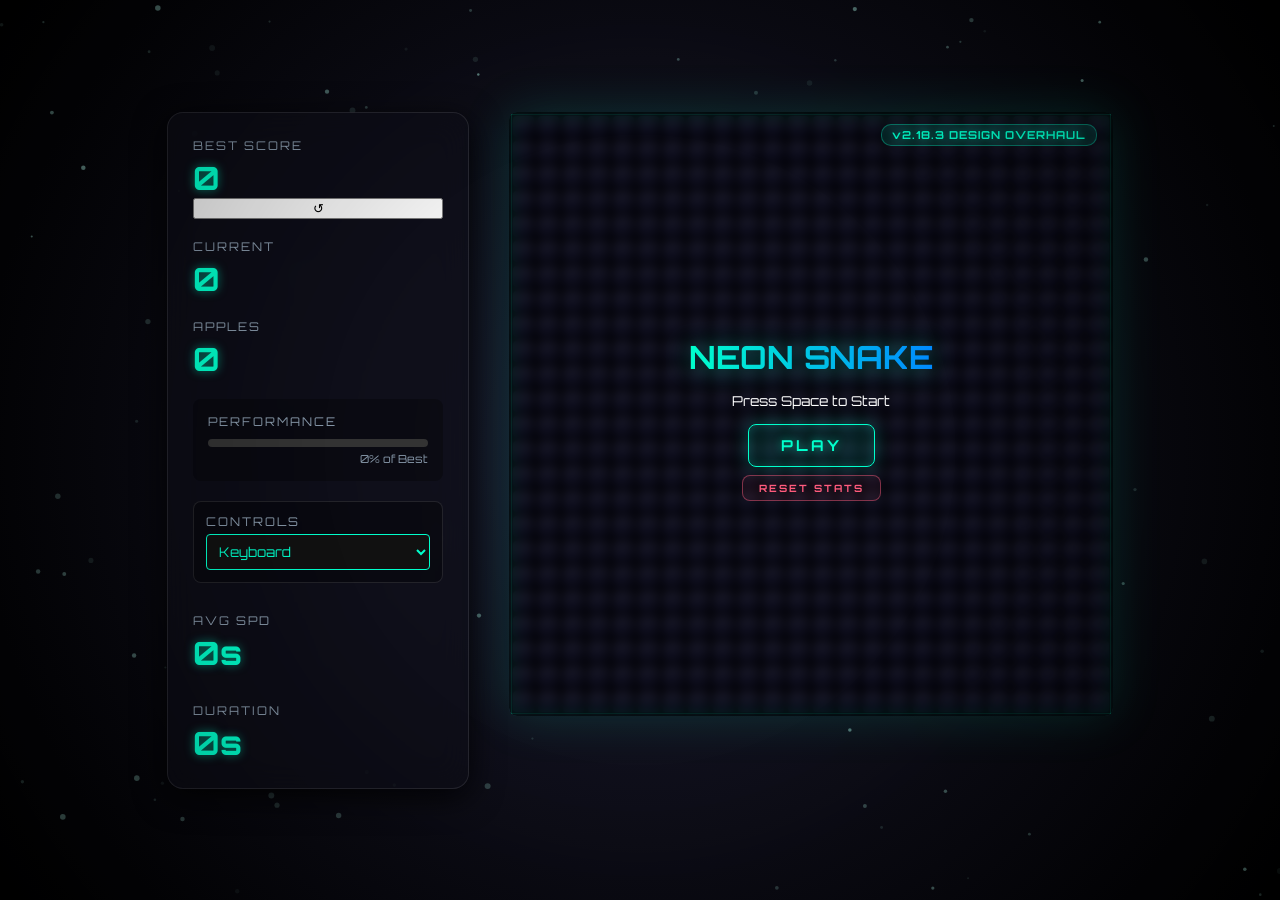
<file: index.html>
<!DOCTYPE html>
<html lang="en">

<head>
    <meta charset="UTF-8">
    <meta name="viewport" content="width=device-width, initial-scale=1.0">
    <title>Neon Snake 3D Pro</title>
    <link href="https://fonts.googleapis.com/css2?family=Orbitron:wght@400;700&display=swap" rel="stylesheet">
    <link rel="stylesheet" href="style.css?v=2.18.3">

    <!-- PWA Setup -->
    <link rel="manifest" href="manifest.json">
    <meta name="theme-color" content="#00ffcc">
    <meta name="apple-mobile-web-app-capable" content="yes">
    <meta name="apple-mobile-web-app-status-bar-style" content="black-translucent">
    <link rel="apple-touch-icon" href="icon-512.png">

    <script>
        if ('serviceWorker' in navigator) {
            window.addEventListener('load', async () => {
                let refreshing = false;

                navigator.serviceWorker.addEventListener('controllerchange', () => {
                    if (refreshing) return;
                    refreshing = true;
                    window.location.reload();
                });

                try {
                    const reg = await navigator.serviceWorker.register('./sw.js?v=2.18.3');
                    await reg.update();

                    const activateUpdate = () => {
                        if (reg.waiting) reg.waiting.postMessage({ type: 'SKIP_WAITING' });
                    };

                    reg.addEventListener('updatefound', () => {
                        const newWorker = reg.installing;
                        if (!newWorker) return;
                        newWorker.addEventListener('statechange', () => {
                            if (newWorker.state === 'installed' && navigator.serviceWorker.controller) {
                                activateUpdate();
                            }
                        });
                    });

                    if (reg.waiting) activateUpdate();
                    setInterval(() => reg.update(), 300000);
                } catch (e) {
                    console.error('Service worker registration failed:', e);
                }
            });
        }
    </script>
</head>

<body>
    <svg style="position: absolute; width: 0; height: 0;" aria-hidden="true" focusable="false">
        <defs>
            <filter id="chromatic">
                <feColorMatrix type="matrix" values="1 0 0 0 0  0 0 0 0 0  0 0 0 0 0  0 0 0 1 0" result="red" />
                <feOffset in="red" dx="2" dy="0" result="redOffset" />
                <feColorMatrix type="matrix" values="0 0 0 0 0  0 1 0 0 0  0 0 0 0 0  0 0 0 1 0" result="green" />
                <feOffset in="green" dx="-2" dy="0" result="greenOffset" />
                <feColorMatrix type="matrix" values="0 0 0 0 0  0 0 0 0 0  0 0 1 0 0  0 0 0 1 0" result="blue" />
                <feBlend mode="screen" in="redOffset" in2="greenOffset" result="rg" />
                <feBlend mode="screen" in="rg" in2="blue" />
            </filter>
        </defs>
    </svg>
    <canvas id="ambientCanvas"></canvas>

    <!-- Landscape Warning -->
    <div class="landscape-warning">
        Переверни телефон<br>вертикально
    </div>

    <div class="game-wrapper">
        <!-- Mobile Stats Bar (Top) -->
        <div class="mobile-stats-bar">
            <div class="m-stat"><span>S:</span><span id="m-score">0</span></div>
            <div class="m-stat">
                <svg class="m-crystal-icon" viewBox="0 0 16 16" aria-hidden="true">
                    <polygon points="8,1 15,8 8,15 1,8" fill="#ff2a85" stroke="#ff99c2" stroke-width="1.2" />
                </svg>
                <span id="m-apples">0</span>
            </div>
            <div class="m-stat"><span>B:</span><span id="m-best">0</span></div>
            <div class="m-stat m-delta-stat"><span>Δ:</span><span id="m-currentDelta" class="delta-neutral">0.00</span></div>
            <button id="pauseBtnMobile" class="m-pause-btn" title="Pause">⏸</button>
            <select id="controlSchemeMobile" class="m-select">
                <option value="split" selected>Buttons</option>
                <option value="swipe">Swipe</option>
                <option value="joystick">Joystick</option>
            </select>
        </div>

        <!-- Main Container -->
        <div class="main-container">
            <!-- Desktop Stats Panel (Hidden on Mobile) -->
            <div class="stats-panel desktop-stats">
                <div class="stat-box">
                    <span class="label">Best Score</span>
                    <span id="bestScore" class="value">0</span>
                    <button id="resetBestBtn" class="reset-btn" title="Reset Best Score">↺</button>
                </div>
                <div class="stat-box">
                    <span class="label">Current</span>
                    <span id="score" class="value">0</span>
                </div>
                <div class="stat-box">
                    <span class="label">Apples</span>
                    <span id="apples" class="value">0</span>
                </div>
                <div class="stat-bar-container">
                    <div class="label">Performance</div>
                    <div class="progress-bar">
                        <div id="progressFill" class="fill"></div>
                    </div>
                    <div id="ratioText" class="sub-text">0% of Best</div>
                </div>
                <div class="controls-settings">
                    <div class="label">Controls</div>
                    <select id="controlScheme">
                        <option value="keyboard">Keyboard</option>
                        <option value="swipe">Swipe</option>
                        <option value="joystick">Joystick</option>
                        <option value="split">Buttons</option>
                    </select>
                </div>
                <div class="stat-box small"><span class="label">Avg Spd</span><span id="efficiency"
                        class="value">0s</span></div>
                <div class="stat-box small"><span class="label">Duration</span><span id="sessionTime"
                        class="value">0s</span></div>
            </div>

            <!-- Game Canvas -->
            <div class="canvas-container">
                <canvas id="gameCanvas" width="600" height="600"></canvas>
                <div id="startScreen" class="overlay">
                    <div class="version-overlay"></div>
                    <h1>NEON SNAKE</h1>
                    <div id="statsSummary" class="stats-summary hidden">
                        <div class="summary-item">
                            <span class="label">Last Score</span>
                            <span id="lastScore" class="value">0</span>
                        </div>
                        <div class="summary-item">
                            <span class="label">Time</span>
                            <span id="lastSessionTime" class="value">0s</span>
                        </div>
                        <div class="summary-item">
                            <span class="label">Average</span>
                            <span id="avgScore" class="value">0.00</span>
                        </div>
                        <div class="summary-item">
                            <span class="label">Avg Delta</span>
                            <span id="avgDelta" class="value delta-neutral">0.00</span>
                        </div>
                    </div>
                    <div id="leaderboardContainer" class="leaderboard-container hidden">
                        <h2>TOP 10 RECORDS</h2>
                        <table id="leaderboardTable">
                            <thead>
                                <tr>
                                    <th>#</th>
                                    <th>SCORE</th>
                                    <th>TIME</th>
                                    <th>DATE</th>
                                </tr>
                            </thead>
                            <tbody id="leaderboardBody"></tbody>
                        </table>
                    </div>
                    <p id="startPrompt">Press Space to Start</p>
                    <button id="startBtn">PLAY</button>
                    <button id="resetStatsBtnOverlay" class="overlay-reset-btn">RESET STATS</button>
                </div>
            </div>
        </div>

        <!-- Mobile Controls (Bottom) -->
        <div id="mobileControls" class="mobile-controls-container">
            <div id="joystickZone" class="mobile-zone hidden">
                <div id="joystickBase">
                    <div id="joystickStick"></div>
                </div>
            </div>

            <div id="splitZone" class="mobile-zone">
                <div class="dpad">
                    <button class="ctrl-btn" data-dir="left">
                        <svg class="btn-arrow" viewBox="0 0 24 24">
                            <polygon points="15,5 15,19 6,12" fill="#00ffcc" />
                        </svg>
                    </button>
                    <div class="dpad-vertical">
                        <button class="ctrl-btn" data-dir="up">
                            <svg class="btn-arrow" viewBox="0 0 24 24">
                                <polygon points="5,17 19,17 12,6" fill="#00ffcc" />
                            </svg>
                        </button>
                        <button class="ctrl-btn" data-dir="down">
                            <svg class="btn-arrow" viewBox="0 0 24 24">
                                <polygon points="5,7 19,7 12,18" fill="#00ffcc" />
                            </svg>
                        </button>
                    </div>
                    <button class="ctrl-btn" data-dir="right">
                        <svg class="btn-arrow" viewBox="0 0 24 24">
                            <polygon points="9,5 9,19 18,12" fill="#00ffcc" />
                        </svg>
                    </button>
                </div>
            </div>
        </div>
    </div>

    <script src="script.js?v=2.18.3"></script>
</body>

</html>
</file>
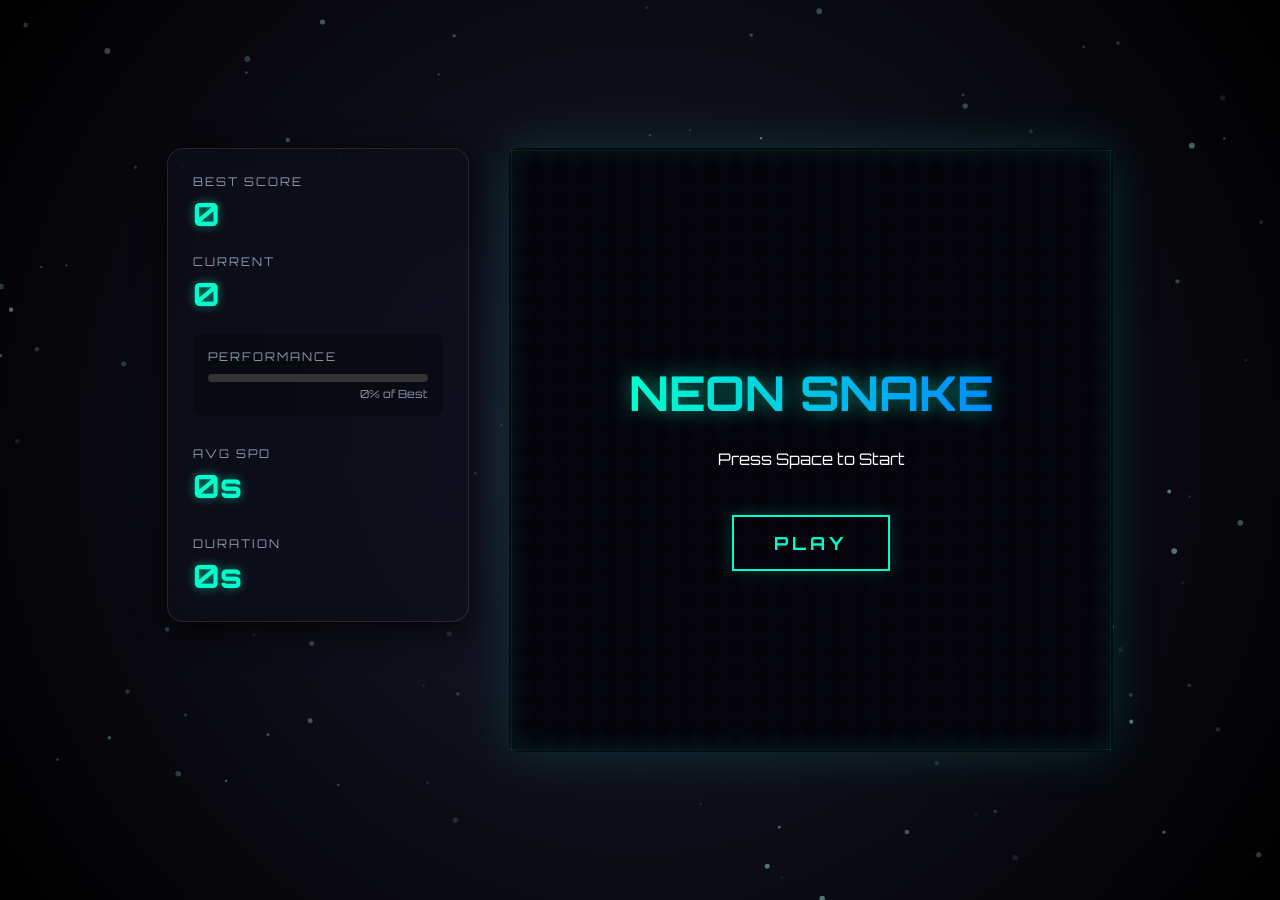
<file: snake_game_bundled.html>
<!DOCTYPE html>
<html lang="en">

<head>
    <meta charset="UTF-8">
    <meta name="viewport" content="width=device-width, initial-scale=1.0">
    <title>Neon Snake 3D: Cyber-Shift</title>
    <link href="https://fonts.googleapis.com/css2?family=Orbitron:wght@400;700&display=swap" rel="stylesheet">
    <style>
        :root {
            --bg-color: #050510;
            --panel-bg: rgba(15, 15, 25, 0.7);
            --accent-color: #00ffcc;
            --accent-glow: #00ffcc88;
            --text-main: #fff;
            --text-dim: #8899aa;
            --danger: #ff0055;
            --glass-border: rgba(255, 255, 255, 0.1);
        }

        body {
            margin: 0;
            display: flex;
            justify-content: center;
            align-items: center;
            height: 100vh;
            background: #000;
            color: var(--text-main);
            font-family: 'Orbitron', sans-serif;
            overflow: hidden;
        }

        #ambientCanvas {
            position: fixed;
            top: 0;
            left: 0;
            width: 100%;
            height: 100%;
            pointer-events: none;
            z-index: -1;
            background: radial-gradient(circle at center, #1a1a2e 0%, #000 100%);
        }

        .game-wrapper {
            display: flex;
            gap: 40px;
            align-items: flex-start;
            position: relative;
            z-index: 1;
        }

        .canvas-container {
            position: relative;
            box-shadow: 0 0 50px rgba(0, 255, 204, 0.15);
            border-radius: 8px;
            padding: 2px;
            background: linear-gradient(45deg, #1a1a2e, #000);
            overflow: hidden;
        }

        canvas {
            display: block;
            background-color: #111;
            cursor: none;
        }

        .stats-panel {
            width: 250px;
            background: var(--panel-bg);
            padding: 25px;
            border-radius: 16px;
            backdrop-filter: blur(15px) saturate(150%);
            border: 1px solid var(--glass-border);
            display: flex;
            flex-direction: column;
            gap: 20px;
            box-shadow: 0 8px 32px 0 rgba(0, 0, 0, 0.8);
        }

        .stat-box {
            display: flex;
            flex-direction: column;
        }

        .stat-box.small {
            margin-top: 10px;
        }

        .label {
            font-size: 12px;
            color: var(--text-dim);
            text-transform: uppercase;
            letter-spacing: 2px;
            margin-bottom: 5px;
        }

        .value {
            font-size: 32px;
            font-weight: 700;
            color: var(--accent-color);
            text-shadow: 0 0 10px var(--accent-glow);
        }

        .stat-bar-container {
            background: rgba(0, 0, 0, 0.3);
            padding: 15px;
            border-radius: 8px;
        }

        .progress-bar {
            height: 8px;
            background: #333;
            border-radius: 4px;
            overflow: hidden;
            margin: 10px 0 5px 0;
        }

        .fill {
            height: 100%;
            background: var(--accent-color);
            box-shadow: 0 0 10px var(--accent-color);
            transition: width 0.3s ease;
        }

        .sub-text {
            font-size: 11px;
            color: var(--text-dim);
            text-align: right;
        }

        .overlay {
            position: absolute;
            top: 0;
            left: 0;
            right: 0;
            bottom: 0;
            background: rgba(0, 0, 0, 0.7);
            display: flex;
            flex-direction: column;
            justify-content: center;
            align-items: center;
            backdrop-filter: blur(5px);
            transition: opacity 0.3s;
        }

        .overlay.hidden {
            opacity: 0;
            pointer-events: none;
        }

        h1 {
            font-size: 48px;
            margin-bottom: 10px;
            background: linear-gradient(to right, #00ffcc, #0088ff);
            -webkit-background-clip: text;
            background-clip: text;
            -webkit-text-fill-color: transparent;
            filter: drop-shadow(0 0 10px rgba(0, 255, 204, 0.5));
        }

        button {
            margin-top: 30px;
            background: transparent;
            color: var(--accent-color);
            border: 2px solid var(--accent-color);
            padding: 15px 40px;
            font-size: 18px;
            font-family: inherit;
            font-weight: bold;
            cursor: pointer;
            text-transform: uppercase;
            letter-spacing: 4px;
            transition: all 0.3s cubic-bezier(0.175, 0.885, 0.32, 1.275);
            box-shadow: 0 0 15px rgba(0, 255, 204, 0.2);
            position: relative;
            overflow: hidden;
        }

        button:hover {
            background: var(--accent-color);
            color: #000;
            box-shadow: 0 0 40px var(--accent-color);
            transform: scale(1.05);
        }
    </style>
</head>

<body>
    <!-- GLITCH SVG FILTERS -->
    <svg style="position: absolute; width: 0; height: 0;" aria-hidden="true" focusable="false">
        <defs>
            <filter id="chromatic">
                <feColorMatrix type="matrix" values="1 0 0 0 0  0 0 0 0 0  0 0 0 0 0  0 0 0 1 0" result="red" />
                <feOffset in="red" dx="2" dy="0" result="redOffset" />
                <feColorMatrix type="matrix" values="0 0 0 0 0  0 1 0 0 0  0 0 0 0 0  0 0 0 1 0" result="green" />
                <feOffset in="green" dx="-2" dy="0" result="greenOffset" />
                <feColorMatrix type="matrix" values="0 0 0 0 0  0 0 0 0 0  0 0 1 0 0  0 0 0 1 0" result="blue" />
                <feBlend mode="screen" in="redOffset" in2="greenOffset" result="rg" />
                <feBlend mode="screen" in="rg" in2="blue" />
            </filter>
        </defs>
    </svg>

    <canvas id="ambientCanvas"></canvas>
    <div class="game-wrapper">
        <div class="stats-panel">
            <div class="stat-box">
                <span class="label">Best Score</span>
                <span id="bestScore" class="value">0</span>
            </div>
            <div class="stat-box">
                <span class="label">Current</span>
                <span id="score" class="value">0</span>
            </div>
            <div class="stat-bar-container">
                <div class="label">Performance</div>
                <div class="progress-bar">
                    <div id="progressFill" class="fill" style="width: 0%"></div>
                </div>
                <div class="sub-text" id="ratioText">0% of Best</div>
            </div>
            <div class="stat-box small">
                <span class="label">Avg Spd</span>
                <span id="efficiency" class="value">0s</span>
            </div>
            <div class="stat-box small">
                <span class="label">Duration</span>
                <span id="sessionTime" class="value">0s</span>
            </div>
        </div>

        <div class="canvas-container">
            <canvas id="gameCanvas" width="600" height="600"></canvas>
            <div id="startScreen" class="overlay">
                <h1>NEON SNAKE</h1>
                <p>Press Space to Start</p>
                <button id="startBtn">PLAY</button>
            </div>
        </div>
    </div>

    <script>
        // States
        const STATE_START = 'start';
        const STATE_PLAYING = 'playing';
        const STATE_DEAD = 'dead';
        let gameState = STATE_START;

        // DOM Elements
        const canvas = document.getElementById('gameCanvas');
        const ctx = canvas.getContext('2d');
        const ambientCanvas = document.getElementById('ambientCanvas');
        const ambientCtx = ambientCanvas.getContext('2d');
        const startBtn = document.getElementById('startBtn');
        const startScreen = document.getElementById('startScreen');

        // Off-screen board buffer
        const boardCanvas = document.createElement('canvas');
        const boardCtx = boardCanvas.getContext('2d');
        boardCanvas.width = canvas.width;
        boardCanvas.height = canvas.height;

        // Stats UI
        const scoreEl = document.getElementById('score');
        const bestScoreEl = document.getElementById('bestScore');
        const progressFill = document.getElementById('progressFill');
        const ratioText = document.getElementById('ratioText');
        const efficiencyEl = document.getElementById('efficiency');
        const sessionTimeEl = document.getElementById('sessionTime');

        // Constants
        const GRID_SIZE = 24;
        const TILE_SIZE = canvas.width / GRID_SIZE;
        const DEPTH = TILE_SIZE * 0.15;
        const COLOR_BOARD_BG = '#050510';
        const COLOR_SCAR_MARK = 'rgba(0, 255, 204, 0.5)';
        const COLOR_BORDER = '#00ffcc';

        // State
        let snake = [];
        let dyingSnake = [];
        let food = {};
        let goldenFood = null;
        let direction = { x: 0, y: -1 };
        let inputQueue = [];
        let score = 0;
        let highScore = localStorage.getItem('snakeHighScore') || 0;
        let startTime = 0;
        let foodsEaten = 0;
        let isPaused = false;
        let logicAccumulator = 0;
        let lastRenderTime = 0;
        let lastLogicTick = 0;
        let gameSpeed = 110;

        let gridState = [];
        let scarState = [];
        let snakeHue = 160;
        let foodHue = 340;

        let particles = [];
        let ambientParticles = [];
        let floatingTexts = [];
        let shakeIntensity = 0;
        let borderFlashTimer = 0;
        let borderFlashHue = 0;

        let moveProgress = 0;
        let prevSnake = [];
        let glitchTimer = 0;

        class AudioSystem {
            constructor() { this.ctx = new (window.AudioContext || window.webkitAudioContext)(); }
            playEat() { this.osc(440, 'triangle', 0.1, 880); }
            playGameOver() { this.osc(220, 'sawtooth', 0.5, 50); }
            osc(freq, type, duration, endFreq) {
                if (this.ctx.state === 'suspended') this.ctx.resume();
                const osc = this.ctx.createOscillator(); const gain = this.ctx.createGain();
                osc.type = type; osc.frequency.setValueAtTime(freq, this.ctx.currentTime);
                osc.frequency.exponentialRampToValueAtTime(endFreq || freq, this.ctx.currentTime + duration);
                gain.gain.setValueAtTime(0.1, this.ctx.currentTime);
                gain.gain.exponentialRampToValueAtTime(0.01, this.ctx.currentTime + duration);
                osc.connect(gain); gain.connect(this.ctx.destination);
                osc.start(); osc.stop(this.ctx.currentTime + duration);
            }
        }
        const audio = new AudioSystem();

        function init() {
            window.addEventListener('resize', resizeAmbient);
            resizeAmbient(); initGridState(); updateStatsUI(0);
            renderBoardBuffer(); initAmbientParticles();
            requestAnimationFrame(renderLoop);
        }

        function resizeAmbient() { ambientCanvas.width = window.innerWidth; ambientCanvas.height = window.innerHeight; }

        function initAmbientParticles() {
            ambientParticles = [];
            for (let i = 0; i < 150; i++) ambientParticles.push({ x: Math.random() * window.innerWidth, y: Math.random() * window.innerHeight, size: 1 + Math.random() * 2, vx: (Math.random() - 0.5) * 0.4, vy: (Math.random() - 0.5) * 0.4, alpha: 0.1 + Math.random() * 0.4 });
        }

        function initGridState() {
            gridState = []; scarState = [];
            for (let x = 0; x < GRID_SIZE; x++) {
                gridState[x] = []; scarState[x] = [];
                for (let y = 0; y < GRID_SIZE; y++) { gridState[x][y] = 0; scarState[x][y] = false; }
            }
        }

        function startGame() {
            if (gameState === STATE_PLAYING) return;
            snake = [{ x: 10, y: 10 }, { x: 10, y: 11 }, { x: 10, y: 12 }];
            dyingSnake = []; direction = { x: 0, y: -1 }; inputQueue = [];
            particles = []; floatingTexts = []; glitchTimer = 0; shakeIntensity = 0;
            prevSnake = snake.map(s => ({ ...s }));
            score = 0; foodsEaten = 0; startTime = Date.now(); gameSpeed = 110;
            snakeHue = 160; foodHue = (snakeHue + 180) % 360;
            borderFlashTimer = 0; initGridState(); renderBoardBuffer();
            startScreen.classList.add('hidden');
            gameState = STATE_PLAYING; isPaused = false;
            spawnFood(); updateStatsUI(0);
            lastRenderTime = performance.now(); lastLogicTick = lastRenderTime;
            logicAccumulator = 0; moveProgress = 0;
        }

        function gameLoop() {
            if (gameState !== STATE_PLAYING || isPaused) return;

            if (inputQueue.length > 0) {
                const next = inputQueue.shift();
                if (next.x !== -direction.x || next.y !== -direction.y) direction = next;
            }

            const head = { x: snake[0].x + direction.x, y: snake[0].y + direction.y };

            if (head.x < 0 || head.x >= GRID_SIZE || head.y < 0 || head.y >= GRID_SIZE) { gameOver(); return; }
            for (let p of snake) if (head.x === p.x && head.y === p.y) { gameOver(); return; }

            gridState[head.x][head.y]++;
            prevSnake = snake.map(s => ({ ...s }));
            moveProgress = 0; lastLogicTick = performance.now();
            snake.unshift(head);

            if (head.x === food.x && head.y === food.y) {
                score += 10; foodsEaten++; spawnFood(); updateStatsUI(score);
                head.hasFood = true; scarState[head.x][head.y] = true;
                borderFlashTimer = 1.0; borderFlashHue = foodHue;
                shakeIntensity = 12; // REINSTATED ON EAT
                audio.playEat(); spawnParticles(head.x, head.y, foodHue); spawnFloatingText(head.x, head.y, "+10");
                snakeHue = (snakeHue + 5) % 360; foodHue = (snakeHue + 180) % 360;
                if (gameSpeed > 45) gameSpeed -= 1;
            } else if (goldenFood && head.x === goldenFood.x && head.y === goldenFood.y) {
                score += 50; foodsEaten++; goldenFood = null; updateStatsUI(score);
                shakeIntensity = 25; audio.playEat(); spawnParticles(head.x, head.y, 45); spawnFloatingText(head.x, head.y, "+50", "#ffd700");
                gameSpeed = Math.max(40, gameSpeed - 5);
            } else {
                snake.pop();
            }
            renderBoardBuffer();
        }

        function drawAmbientDust(dt) {
            const time = Date.now() * 0.001;
            const speedMult = (gameState === STATE_PLAYING) ? 1 + (110 - gameSpeed) / 20 : 0.5;
            const spd = (dt / 16.67) * speedMult;
            ambientCtx.clearRect(0, 0, ambientCanvas.width, ambientCanvas.height);
            for (let p of ambientParticles) {
                p.x += p.vx * spd; p.y += p.vy * spd;
                if (p.x < 0) p.x = ambientCanvas.width; if (p.x > ambientCanvas.width) p.x = 0;
                if (p.y < 0) p.y = ambientCanvas.height; if (p.y > ambientCanvas.height) p.y = 0;
                const flicker = 0.8 + Math.sin(time * 5 + p.x) * 0.2;
                ambientCtx.fillStyle = `rgba(180, 255, 240, ${p.alpha * flicker})`;
                ambientCtx.beginPath(); ambientCtx.arc(p.x, p.y, p.size, 0, Math.PI * 2); ambientCtx.fill();
            }
        }

        function renderLoop(currentTime) {
            requestAnimationFrame(renderLoop);
            const dt = Math.min(100, currentTime - lastRenderTime);
            lastRenderTime = currentTime;

            drawAmbientDust(dt);
            if (isPaused) { drawPauseOverlay(); return; }

            if (gameState === STATE_PLAYING) {
                logicAccumulator += dt;
                while (logicAccumulator >= gameSpeed) { gameLoop(); logicAccumulator -= gameSpeed; }
                moveProgress = Math.min(1, (currentTime - lastLogicTick) / gameSpeed);
            }

            let dx = 0, dy = 0;
            if (shakeIntensity > 0) {
                dx = (Math.random() - 0.5) * shakeIntensity; dy = (Math.random() - 0.5) * shakeIntensity;
                shakeIntensity *= Math.pow(0.9, dt / 16.67);
            }
            if (borderFlashTimer > 0) borderFlashTimer -= (0.05 * dt / 16.67);

            ctx.save();
            ctx.translate(dx, dy);

            if (glitchTimer > 0) { ctx.filter = `url(#chromatic) hue-rotate(${Math.random() * 360}deg)`; glitchTimer -= dt; }

            ctx.drawImage(boardCanvas, 0, 0);
            drawBoardBorder();

            if (gameState !== STATE_START) {
                const snakeColors = getThemeColors(snakeHue);
                const foodColors = getThemeColors(foodHue);
                const pulse = 1 + Math.sin(Date.now() * 0.006) * 0.15;

                if (gameState === STATE_PLAYING) {
                    drawCrystal3D(food.x, food.y, foodColors, pulse);
                    if (goldenFood) drawDiamond3D(goldenFood.x, goldenFood.y, { top: '#ffd700', side: '#b8860b', glow: '#fff700' }, true, pulse * 1.2, true);
                }

                // DRAW SNAKE (Regular or Disintegrating)
                const targetSnake = (gameState === STATE_DEAD) ? dyingSnake : snake;
                for (let i = targetSnake.length - 1; i >= 0; i--) {
                    const s = targetSnake[i];
                    let ix, iy, alpha = 1, angle = 0;

                    if (gameState === STATE_DEAD) {
                        ix = s.x; iy = s.y; alpha = Math.max(0, s.life);
                        s.x += s.vx; s.y += s.vy; s.vy += 0.02; // Gravity
                        s.life -= 0.01;
                    } else {
                        const ps = prevSnake[i] || s;
                        ix = ps.x + (s.x - ps.x) * moveProgress;
                        iy = ps.y + (s.y - ps.y) * moveProgress;
                        if (i < snake.length - 1) {
                            const next = snake[i + 1];
                            angle = Math.atan2(s.y - next.y, s.x - next.x);
                        }
                    }

                    const isHead = (i === 0 && gameState !== STATE_DEAD);
                    let sc = isHead ? 1.3 : 1;
                    if (i === targetSnake.length - 1) sc = 0.7;
                    if (s.hasFood) sc += (0.4 * (1 - i / targetSnake.length));

                    ctx.globalAlpha = alpha;
                    drawBlockSmooth3D(ix, iy, snakeColors, isHead, sc, s.hasFood, angle);
                }
                ctx.globalAlpha = 1;
            }

            renderParticles(dt);
            renderFloatingTexts(dt);
            ctx.restore();
            ctx.filter = 'none';
        }

        function drawCrystal3D(gx, gy, colors, pulse) {
            const cx = gx * TILE_SIZE + TILE_SIZE / 2; const cy = gy * TILE_SIZE + TILE_SIZE / 2;
            const time = Date.now() * 0.002; const sz = (TILE_SIZE / 2.5) * pulse;
            ctx.save(); ctx.translate(cx, cy); ctx.rotate(time);
            ctx.fillStyle = colors.top; ctx.shadowColor = colors.glow; ctx.shadowBlur = 15;
            for (let i = 0; i < 3; i++) {
                ctx.rotate((Math.PI * 2) / 3); ctx.beginPath();
                ctx.moveTo(0, -sz); ctx.lineTo(sz / 2, 0); ctx.lineTo(0, sz / 2); ctx.lineTo(-sz / 2, 0); ctx.closePath(); ctx.fill();
            }
            ctx.shadowBlur = 0; const rot2 = -time * 1.5;
            for (let i = 0; i < 4; i++) {
                const ang = rot2 + (i * Math.PI / 2); const dist = sz * 1.8;
                const ox = Math.cos(ang) * dist; const oy = Math.sin(ang) * dist;
                ctx.fillStyle = colors.top; ctx.fillRect(ox - 1, oy - 1, 3, 3);
            }
            ctx.restore();
        }

        function drawDiamond3D(gx, gy, colors, pulse = false, scale = 1, shimmer = false) {
            const cx = gx * TILE_SIZE + TILE_SIZE / 2; const cy = gy * TILE_SIZE + TILE_SIZE / 2;
            const sz = (TILE_SIZE / 2 - 4) * scale; const d = DEPTH * scale;
            ctx.fillStyle = colors.side;
            ctx.beginPath(); ctx.moveTo(cx, cy - sz + d); ctx.lineTo(cx + sz, cy + d); ctx.lineTo(cx, cy + sz + d); ctx.lineTo(cx - sz, cy + d); ctx.closePath(); ctx.fill();
            ctx.fillStyle = colors.top; if (pulse) { ctx.shadowColor = colors.glow; ctx.shadowBlur = 20; }
            ctx.beginPath(); ctx.moveTo(cx, cy - sz); ctx.lineTo(cx + sz, cy); ctx.lineTo(cx, cy + sz); ctx.lineTo(cx - sz, cy); ctx.closePath(); ctx.fill();
            ctx.shadowBlur = 0;
            if (shimmer) {
                ctx.fillStyle = `rgba(255,255,255,${0.3 + 0.4 * Math.sin(Date.now() * 0.02)})`;
                ctx.beginPath(); ctx.moveTo(cx, cy - sz); ctx.lineTo(cx + sz / 2, cy - sz / 2); ctx.lineTo(cx, cy); ctx.lineTo(cx - sz / 2, cy - sz / 2); ctx.closePath(); ctx.fill();
            }
        }

        function drawBlockSmooth3D(fx, fy, colors, head = false, scale = 1, shm = false, angle = 0) {
            const size = (TILE_SIZE - 6) * scale;
            const x = fx * TILE_SIZE + TILE_SIZE / 2; const y = fy * TILE_SIZE + TILE_SIZE / 2;
            const r = 4 * scale; const d = DEPTH * scale;
            ctx.save(); ctx.translate(x, y); ctx.rotate(angle);
            ctx.fillStyle = colors.side; drawRoundedRect(-size / 2, -size / 2 + d, size, size, r); ctx.fill();
            ctx.fillStyle = colors.top; if (head) { ctx.shadowColor = colors.glow; ctx.shadowBlur = 20; }
            drawRoundedRect(-size / 2, -size / 2, size, size, r); ctx.fill();
            if (head) {
                ctx.shadowBlur = 10; ctx.shadowColor = '#fff'; ctx.fillStyle = '#fff'; ctx.beginPath();
                ctx.arc(size / 4, -size / 4, 3 * scale, 0, Math.PI * 2); ctx.arc(size / 4, size / 4, 3 * scale, 0, Math.PI * 2); ctx.fill();
            }
            if (shm) { ctx.fillStyle = `rgba(255,255,255,${0.2 + 0.3 * Math.sin(Date.now() * 0.02)})`; drawRoundedRect(-size / 2, -size / 2, size, size, r); ctx.fill(); }
            ctx.restore(); ctx.shadowBlur = 0;
        }

        function drawRoundedRect(x, y, w, h, r) {
            ctx.beginPath(); if (ctx.roundRect) ctx.roundRect(x, y, w, h, r);
            else { ctx.moveTo(x + r, y); ctx.arcTo(x + w, y, x + w, y + h, r); ctx.arcTo(x + w, y + h, x, y + h, r); ctx.arcTo(x, y + h, x, y, r); ctx.arcTo(x, y, x + w, y, r); }
            ctx.closePath();
        }

        function renderBoardBuffer() {
            boardCtx.fillStyle = '#000'; boardCtx.fillRect(0, 0, boardCanvas.width, boardCanvas.height);
            for (let x = 0; x < GRID_SIZE; x++) {
                for (let y = 0; y < GRID_SIZE; y++) {
                    const px = x * TILE_SIZE; const py = y * TILE_SIZE;
                    const p = gridState[x][y];
                    const center = px + TILE_SIZE / 2; const middle = py + TILE_SIZE / 2;

                    const size = TILE_SIZE - 4;
                    const r = 4; const d = 2; // Fixed depth for volume

                    if (p === 0) {
                        boardCtx.fillStyle = '#0a0a20'; // Indigo base
                        drawRoundedRectInCtx(boardCtx, px + 2, py + 2 + d, size, size, r); boardCtx.fill();
                        boardCtx.fillStyle = '#151535'; // Indigo top
                        drawRoundedRectInCtx(boardCtx, px + 2, py + 2, size, size, r); boardCtx.fill();
                    } else {
                        const progress = Math.min(10, p) / 10;
                        const topCol = `hsl(230, 20%, ${Math.max(0, 15 - p * 1.5)}%)`;
                        const sideCol = `hsl(230, 20%, ${Math.max(0, 5 - p * 0.5)}%)`;
                        boardCtx.fillStyle = sideCol; drawRoundedRectInCtx(boardCtx, px + 2, py + 2 + d, size, size, r); boardCtx.fill();
                        boardCtx.fillStyle = topCol; drawRoundedRectInCtx(boardCtx, px + 2, py + 2, size, size, r); boardCtx.fill();

                        const glowAlpha = progress * 0.4;
                        boardCtx.strokeStyle = `hsla(170, 100%, 50%, ${glowAlpha})`; boardCtx.lineWidth = 1;
                        boardCtx.strokeRect(px + 1, py + 1, TILE_SIZE - 2, TILE_SIZE - 2);
                    }

                    if (scarState[x][y]) {
                        boardCtx.fillStyle = COLOR_SCAR_MARK; boardCtx.beginPath(); boardCtx.arc(center, middle, 2.5, 0, Math.PI * 2); boardCtx.fill();
                    }
                }
            }
        }

        function drawRoundedRectInCtx(c, x, y, w, h, r) {
            c.beginPath(); if (c.roundRect) c.roundRect(x, y, w, h, r);
            else { c.moveTo(x + r, y); c.arcTo(x + w, y, x + w, y + h, r); c.arcTo(x + w, y + h, x, y + h, r); c.arcTo(x, y + h, x, y, r); c.arcTo(x, y, x + w, y, r); }
            c.closePath();
        }

        function drawBoardBorder() {
            ctx.strokeStyle = (borderFlashTimer > 0) ? `hsl(${borderFlashHue}, 100%, 60%)` : COLOR_BORDER;
            ctx.lineWidth = (borderFlashTimer > 0) ? 6 : 2;
            ctx.shadowBlur = (borderFlashTimer > 0) ? 40 : 15; ctx.shadowColor = ctx.strokeStyle;
            ctx.strokeRect(0, 0, canvas.width, canvas.height); ctx.shadowBlur = 0;
        }

        function drawPauseOverlay() {
            ctx.fillStyle = 'rgba(0, 0, 0, 0.5)'; ctx.fillRect(0, 0, canvas.width, canvas.height);
            ctx.font = 'bold 30px Orbitron'; ctx.fillStyle = '#00ffcc'; ctx.textAlign = 'center'; ctx.fillText('PAUSED', canvas.width / 2, canvas.height / 2);
        }

        function spawnFood() {
            let v = false; while (!v) { food = { x: Math.floor(Math.random() * GRID_SIZE), y: Math.floor(Math.random() * GRID_SIZE) }; v = true; for (let p of snake) if (p.x === food.x && p.y === food.y) v = false; }
            if (Math.random() < 0.12) goldenFood = { x: Math.floor(Math.random() * GRID_SIZE), y: Math.floor(Math.random() * GRID_SIZE) };
        }

        function getThemeColors(h) { return { top: `hsl(${h}, 100%, 50%)`, side: `hsl(${h}, 100%, 30%)`, glow: `hsl(${h}, 100%, 50%)` }; }

        function spawnParticles(gx, gy, h, count = 15) {
            const cx = gx * TILE_SIZE + TILE_SIZE / 2; const cy = gy * TILE_SIZE + TILE_SIZE / 2;
            for (let i = 0; i < count; i++) {
                const a = Math.random() * Math.PI * 2; const s = 1 + Math.random() * 4;
                particles.push({ x: cx, y: cy, vx: Math.cos(a) * s, vy: Math.sin(a) * s, life: 1, hue: h, sz: 2 + Math.random() * 3 });
            }
        }
        function renderParticles(dt) {
            const spd = dt / 16.67;
            for (let i = particles.length - 1; i >= 0; i--) {
                const p = particles[i]; p.x += p.vx * spd; p.y += p.vy * spd; p.life -= 0.03 * spd;
                if (p.life <= 0) { particles.splice(i, 1); continue; }
                ctx.fillStyle = `hsla(${p.hue}, 100%, 60%, ${p.life})`;
                ctx.beginPath(); ctx.arc(p.x, p.y, p.sz * p.life, 0, Math.PI * 2); ctx.fill();
            }
        }
        function spawnFloatingText(gx, gy, t, c = "#fff") { floatingTexts.push({ x: gx * TILE_SIZE + TILE_SIZE / 2, y: gy * TILE_SIZE, text: t, life: 1, off: 0, col: c }); }
        function renderFloatingTexts(dt) {
            const spd = dt / 16.67; ctx.font = 'bold 16px Orbitron'; ctx.textAlign = 'center';
            for (let i = floatingTexts.length - 1; i >= 0; i--) {
                const f = floatingTexts[i]; f.off -= spd; f.life -= 0.02 * spd;
                if (f.life <= 0) { floatingTexts.splice(i, 1); continue; }
                ctx.globalAlpha = f.life; ctx.fillStyle = f.col; ctx.fillText(f.text, f.x, f.y + f.off); ctx.globalAlpha = 1;
            }
        }

        function updateStatsUI(s) {
            scoreEl.textContent = s; bestScoreEl.textContent = highScore;
            const r = highScore > 0 ? Math.min(100, Math.round((s / highScore) * 100)) : 0;
            progressFill.style.width = r + '%'; ratioText.textContent = `${r}% of Best`;
            if (foodsEaten > 0) {
                const el = (Date.now() - startTime) / 1000; efficiencyEl.textContent = (el / foodsEaten).toFixed(1) + 's/f';
                sessionTimeEl.textContent = Math.floor(el) + 's';
            }
        }

        function gameOver() {
            gameState = STATE_DEAD; audio.playGameOver();
            glitchTimer = 1500; shakeIntensity = 40;

            // PHYSICAL DISINTEGRATION
            dyingSnake = snake.map((s, i) => ({
                x: s.x, y: s.y, vx: (Math.random() - 0.5) * 0.3, vy: (Math.random() - 0.5) * 0.3,
                life: 1.0 + Math.random() * 0.5, hasFood: s.hasFood
            }));

            for (let s of snake) spawnParticles(s.x, s.y, snakeHue, 20);
            if (score > highScore) { highScore = score; localStorage.setItem('snakeHighScore', highScore); startScreen.querySelector('h1').textContent = "NEW RECORD!"; }
            else startScreen.querySelector('h1').textContent = "GAME OVER";
            startScreen.querySelector('p').textContent = `Score: ${score} | Time: ${Math.floor((Date.now() - startTime) / 1000)}s`;
            startBtn.textContent = "REBOOT SYSTEM";
            setTimeout(() => { if (gameState === STATE_DEAD) startScreen.classList.remove('hidden'); }, 3000);
        }

        document.addEventListener('keydown', e => {
            const last = inputQueue.length > 0 ? inputQueue[inputQueue.length - 1] : direction;
            switch (e.code) {
                case 'ArrowUp': if (last.y === 0) inputQueue.push({ x: 0, y: -1 }); break;
                case 'ArrowDown': if (last.y === 0) inputQueue.push({ x: 0, y: 1 }); break;
                case 'ArrowLeft': if (last.x === 0) inputQueue.push({ x: -1, y: 0 }); break;
                case 'ArrowRight': if (last.x === 0) inputQueue.push({ x: 1, y: 0 }); break;
                case 'Escape': case 'KeyP': if (gameState === STATE_PLAYING) isPaused = !isPaused; break;
                case 'Space': if (gameState !== STATE_PLAYING) startGame(); else isPaused = !isPaused; e.preventDefault(); break;
            }
            if (inputQueue.length > 3) inputQueue.shift();
        });

        startBtn.addEventListener('click', startGame);
        init();
    </script>
</body>

</html>
</file>
<file: style.css>
:root {
    --bg-color: #050510;
    --panel-bg: rgba(15, 15, 25, 0.7);
    --accent-color: #00ffcc;
    --accent-glow: #00ffcc88;
    --text-main: #fff;
    --text-dim: #8899aa;
    --danger: #ff0055;
    --glass-border: rgba(255, 255, 255, 0.1);
    --game-width: 95vw;
}

body {
    margin: 0;
    display: flex;
    justify-content: center;
    align-items: center;
    height: 100vh;
    background: #000;
    color: var(--text-main);
    font-family: 'Orbitron', sans-serif;
    overflow: hidden;
}

/* Background Effects */
#ambientCanvas {
    position: fixed;
    inset: 0;
    pointer-events: none;
    z-index: -1;
    background: radial-gradient(circle at center, #1a1a2e 0%, #000 100%);
}

body::after {
    content: '';
    position: fixed;
    inset: 0;
    background: radial-gradient(circle at center, transparent 40%, rgba(0, 0, 0, 0.4) 100%);
    pointer-events: none;
    z-index: 2;
}

/* Main Layout */
.game-wrapper {
    display: flex;
    flex-direction: column;
    align-items: center;
    justify-content: center;
    gap: 20px;
    position: relative;
    z-index: 1;
    width: 100%;
    min-height: 100vh;
}

.main-container {
    display: flex;
    flex-direction: row;
    /* Desktop side-by-side */
    align-items: flex-start;
    justify-content: center;
    gap: 40px;
}

/* Game Canvas Container */
.canvas-container {
    position: relative;
    box-shadow: 0 0 50px rgba(0, 255, 204, 0.15);
    border-radius: 8px;
    padding: 2px;
    background: linear-gradient(45deg, #1a1a2e, #000);
    overflow: hidden;
    max-height: 85vh;
    max-width: 90vw;
    margin: 0 auto;
}

canvas#gameCanvas {
    display: block;
    width: auto;
    height: auto;
    max-width: 100%;
    max-height: 80vh;
    background-color: #111;
    cursor: none;
    object-fit: contain;
}

/* Stats Panels */
.stats-panel {
    width: 250px;
    background: var(--panel-bg);
    padding: 25px;
    border-radius: 16px;
    backdrop-filter: blur(15px);
    border: 1px solid var(--glass-border);
    display: flex;
    flex-direction: column;
    gap: 20px;
    box-shadow: 0 8px 32px 0 rgba(0, 0, 0, 0.8);
}

.stat-box {
    display: flex;
    flex-direction: column;
    position: relative;
}

.stat-box.small {
    margin-top: 10px;
}

.label {
    font-size: 12px;
    color: var(--text-dim);
    text-transform: uppercase;
    letter-spacing: 2px;
    margin-bottom: 5px;
}

.value {
    font-size: 32px;
    font-weight: 700;
    color: var(--accent-color);
    text-shadow: 0 0 10px var(--accent-glow);
}

.stat-bar-container {
    background: rgba(0, 0, 0, 0.3);
    padding: 15px;
    border-radius: 8px;
}

.progress-bar {
    height: 8px;
    background: #333;
    border-radius: 4px;
    overflow: hidden;
    margin: 10px 0 5px 0;
}

.fill {
    height: 100%;
    background: var(--accent-color);
    transition: width 0.3s ease;
}

.sub-text {
    font-size: 11px;
    color: var(--text-dim);
    text-align: right;
}

.delta-up {
    color: var(--accent-color);
    text-shadow: 0 0 8px var(--accent-glow);
}

.delta-down {
    color: #ff5b7d;
    text-shadow: 0 0 8px rgba(255, 91, 125, 0.45);
}

.delta-neutral {
    color: var(--accent-color);
}

/* Control Settings (Non-mobile) */
.controls-settings {
    background: rgba(0, 0, 0, 0.3);
    padding: 12px;
    border-radius: 8px;
    border: 1px solid var(--glass-border);
}

.controls-settings select {
    width: 100%;
    background: #111;
    color: var(--accent-color);
    border: 1px solid var(--accent-color);
    padding: 8px;
    border-radius: 4px;
    font-family: inherit;
    cursor: pointer;
}

/* Overlays */
.overlay {
    position: absolute;
    inset: 0;
    background: rgba(0, 0, 0, 0.7);
    display: flex;
    flex-direction: column;
    justify-content: center;
    align-items: center;
    backdrop-filter: blur(5px);
    transition: opacity 0.3s;
    z-index: 5;
}

.overlay.hidden {
    opacity: 0;
    pointer-events: none;
}

h1 {
    font-size: 48px;
    margin-bottom: 10px;
    background: linear-gradient(to right, #00ffcc, #0088ff);
    -webkit-background-clip: text;
    background-clip: text;
    -webkit-text-fill-color: transparent;
}

.version-overlay {
    position: absolute;
    top: 12px;
    right: 16px;
    font-size: 11px;
    font-weight: 700;
    color: var(--accent-color);
    background: rgba(0, 255, 204, 0.12);
    border: 1px solid rgba(0, 255, 204, 0.35);
    padding: 3px 10px;
    border-radius: 10px;
    letter-spacing: 1px;
    text-shadow: 0 0 8px var(--accent-glow);
    pointer-events: none;
}

/* Mobile Hidden Elements */
.mobile-stats-bar,
.mobile-controls-container {
    display: none;
}

/* Mobile Portrait Overrides */
@media (max-width: 950px) {
    .game-wrapper {
        justify-content: space-between;
        padding: 0;
        gap: 0;
        height: 100svh;
        min-height: 100svh;
        overflow: hidden;
    }

    .main-container {
        flex-direction: column;
        align-items: center;
        width: 100%;
        flex-grow: 1;
        justify-content: flex-start;
    }

    .desktop-stats {
        display: none !important;
    }

    .mobile-stats-bar {
        display: flex;
        width: var(--game-width);
        max-width: var(--game-width);
        height: 4svh;
        justify-content: space-between;
        gap: 3px;
        padding: 0 3px;
        margin: 0 auto;
        box-sizing: border-box;
        background: var(--panel-bg);
        border-bottom: 1px solid var(--glass-border);
        align-items: center;
        flex-shrink: 0;
        white-space: nowrap;
        overflow: hidden;
    }

    .m-stat {
        display: flex;
        align-items: center;
        flex-shrink: 0;
        min-width: 0;
        font-size: 14px;
        color: var(--text-dim);
    }

    .m-stat span:last-child {
        color: var(--accent-color);
        font-weight: bold;
        margin-left: 2px;
    }

    .m-crystal-icon {
        width: 13px;
        height: 13px;
        filter: drop-shadow(0 0 5px rgba(255, 42, 133, 0.8));
        margin-right: 1px;
        flex-shrink: 0;
    }

    .m-delta-stat {
        font-size: 13px;
    }

    .m-delta-stat span:last-child {
        letter-spacing: 0;
        font-size: 13px;
    }

    .m-stat span.delta-up {
        color: var(--accent-color);
    }

    .m-stat span.delta-down {
        color: #ff5b7d;
    }

    .m-select {
        appearance: none;
        -webkit-appearance: none;
        background: rgba(10, 20, 30, 0.9) url("data:image/svg+xml,%3Csvg xmlns='http://www.w3.org/2000/svg' width='8' height='5' viewBox='0 0 8 5'%3E%3Cpath fill='%2300ffcc' d='M0 0l4 5 4-5z'/%3E%3C/svg%3E") no-repeat right 5px center;
        color: var(--accent-color);
        border: 1px solid rgba(0, 255, 204, 0.55);
        max-width: 82px;
        padding: 2px 15px 2px 5px;
        border-radius: 6px;
        font-family: inherit;
        font-size: 10px;
        letter-spacing: 0.5px;
        box-shadow: 0 0 8px rgba(0, 255, 204, 0.15);
    }

    .m-pause-btn {
        background: rgba(10, 20, 30, 0.9);
        color: var(--accent-color);
        border: 1px solid rgba(0, 255, 204, 0.55);
        border-radius: 6px;
        padding: 0 7px;
        height: 22px;
        font-size: 11px;
        line-height: 1;
        cursor: pointer;
        flex-shrink: 0;
        box-shadow: 0 0 8px rgba(0, 255, 204, 0.15);
    }

    .canvas-container {
        width: var(--game-width);
        aspect-ratio: 9/16;
        max-height: calc(100svh - 4svh - 20svh - 8px);
        margin: 0 auto;
        flex-shrink: 0;
    }

    canvas#gameCanvas {
        width: 100%;
        height: 100%;
        object-fit: fill;
    }

    .mobile-controls-container {
        display: block;
        width: 100%;
        height: 20svh;
        flex-shrink: 0;
        padding: 2px 0;
    }

    .mobile-zone {
        display: flex;
        justify-content: center;
        align-items: center;
        width: 100%;
        height: 100%;
    }

    .mobile-zone.hidden {
        display: none;
    }

    /* DPAD Full Width */
    .dpad {
        display: flex;
        align-items: center;
        width: var(--game-width);
        height: 100%;
        gap: 10px;
        margin: 0 auto;
        padding: 0 5px;
    }

    .dpad>.ctrl-btn {
        flex: 1;
        height: 16svh;
    }

    .dpad>.dpad-vertical {
        flex: 1.5;
        display: flex;
        flex-direction: column;
        gap: 1svh;
        justify-content: center;
        height: 100%;
    }

    .ctrl-btn {
        width: 100%;
        height: 8svh;
        border-radius: 12px;
        border: 1.5px solid rgba(0, 255, 204, 0.75);
        background: radial-gradient(circle at 50% 25%, rgba(0, 255, 204, 0.14), rgba(10, 18, 28, 0.96) 75%);
        display: flex;
        align-items: center;
        justify-content: center;
        box-shadow: 0 4px 16px rgba(0, 0, 0, 0.6), 0 0 12px rgba(0, 255, 204, 0.2), inset 0 1px 1px rgba(255, 255, 255, 0.2), inset 0 0 12px rgba(0, 255, 204, 0.12);
        position: relative;
        overflow: hidden;
        transition: transform 0.08s ease, box-shadow 0.08s ease, background 0.08s ease;
    }

    .ctrl-btn:active {
        transform: scale(0.95);
        background: var(--accent-color);
        box-shadow: 0 0 25px var(--accent-color);
    }

    .btn-arrow {
        width: 22px;
        height: 22px;
        filter: drop-shadow(0 0 6px rgba(0, 255, 204, 0.7));
    }

    .btn-arrow polygon {
        fill: #00ffcc;
    }

    .ctrl-btn:active polygon {
        fill: #000;
    }

    h1 {
        font-size: 24px;
    }
}

/* Landscape Lock */
.landscape-warning {
    display: none;
    position: fixed;
    inset: 0;
    background: #000;
    z-index: 9999;
    flex-direction: column;
    justify-content: center;
    align-items: center;
    color: var(--accent-color);
    text-align: center;
}

.landscape-warning::before {
    content: '📱';
    font-size: 60px;
    animation: rotate-phone 1.5s infinite;
}

@keyframes rotate-phone {

    0%,
    100% {
        transform: rotate(0deg);
    }

    50% {
        transform: rotate(-90deg);
    }
}

@media (max-width: 950px) and (orientation: landscape) {
    .landscape-warning {
        display: flex;
    }

    .game-wrapper {
        display: none;
    }
}

#startBtn {
    margin-top: 10px;
    background: rgba(0, 255, 204, 0.1);
    color: var(--accent-color);
    border: 1.5px solid var(--accent-color);
    border-radius: 8px;
    padding: 11px 32px;
    font-family: inherit;
    font-size: 15px;
    font-weight: 700;
    letter-spacing: 3px;
    cursor: pointer;
    transition: all 0.2s ease;
    box-shadow: 0 0 18px rgba(0, 255, 204, 0.25), inset 0 0 10px rgba(0, 255, 204, 0.15);
    text-shadow: 0 0 8px var(--accent-glow);
}

#startBtn:hover {
    background: var(--accent-color);
    color: #050510;
    box-shadow: 0 0 30px var(--accent-color);
    transform: translateY(-1px);
}

.overlay-reset-btn {
    margin-top: 8px;
    background: rgba(255, 91, 125, 0.06);
    color: #ff5b7d;
    border: 1px solid rgba(255, 91, 125, 0.45);
    padding: 6px 16px;
    font-family: inherit;
    font-size: 10px;
    font-weight: 700;
    letter-spacing: 2px;
    border-radius: 8px;
    cursor: pointer;
    transition: all 0.2s ease;
}

.overlay-reset-btn:hover {
    background: rgba(255, 91, 125, 0.2);
    box-shadow: 0 0 14px rgba(255, 91, 125, 0.35);
}

/* Game Over Leaderboard Styles */
.stats-summary {
    display: flex;
    flex-wrap: nowrap;
    justify-content: space-between;
    gap: 12px;
    margin-bottom: 12px;
    background: rgba(0, 255, 204, 0.08);
    padding: 8px 12px;
    border-radius: 10px;
    border: 1px solid rgba(0, 255, 204, 0.2);
    width: 95%;
    max-width: 380px;
    box-sizing: border-box;
}

.summary-item {
    display: flex;
    flex-direction: column;
    align-items: center;
    white-space: nowrap;
}

.summary-item .label {
    font-size: 0.65rem;
    color: #00ffcc;
    text-transform: uppercase;
    letter-spacing: 0.5px;
    margin-bottom: 3px;
}

.summary-item .value {
    font-size: 1rem;
    font-weight: bold;
    color: #fff;
    text-shadow: 0 0 10px rgba(0, 255, 204, 0.5);
}

.summary-item .value.delta-up {
    color: var(--accent-color);
}

.summary-item .value.delta-down {
    color: #ff5b7d;
}

.leaderboard-container {
    width: 95%;
    max-width: 380px;
    margin-bottom: 5px;
    background: rgba(0, 0, 0, 0.6);
    backdrop-filter: blur(10px);
    border-radius: 15px;
    border: 1px solid rgba(0, 255, 204, 0.2);
    padding: 8px 12px;
    z-index: 10;
}

.leaderboard-container h2 {
    font-size: 0.9rem;
    margin: 0 0 10px 0;
    color: #00ffcc;
    letter-spacing: 2px;
    text-align: center;
}

#leaderboardTable {
    width: 100%;
    border-collapse: collapse;
    font-size: 0.8rem;
}

#leaderboardTable th {
    text-align: left;
    color: rgba(255, 255, 255, 0.5);
    padding: 4px;
    border-bottom: 1px solid rgba(0, 255, 204, 0.1);
    font-weight: normal;
}

#leaderboardTable th:first-child,
#leaderboardTable td:first-child {
    width: 30px;
    padding-right: 15px;
    text-align: right;
    color: var(--accent-color);
}

#leaderboardTable td {
    padding: 4px;
    color: #fff;
}

#leaderboardTable tr:nth-child(even) {
    background: rgba(0, 255, 204, 0.05);
}

#leaderboardTable tr.top-record td {
    color: #ffd700;
    font-weight: bold;
}

.hidden {
    display: none !important;
}

/* Adjustments for overlay layout */
.overlay {
    overflow-y: auto;
    padding: 20px 20px;
    justify-content: center;
}

.overlay.has-leaderboard {
    justify-content: flex-start;
}

.overlay h1 {
    margin-top: 10px;
    font-size: 32px;
    filter: drop-shadow(0 0 12px rgba(0, 255, 204, 0.4));
}

.overlay p {
    margin: 5px 0;
    font-size: 0.85rem;
}
</file>
